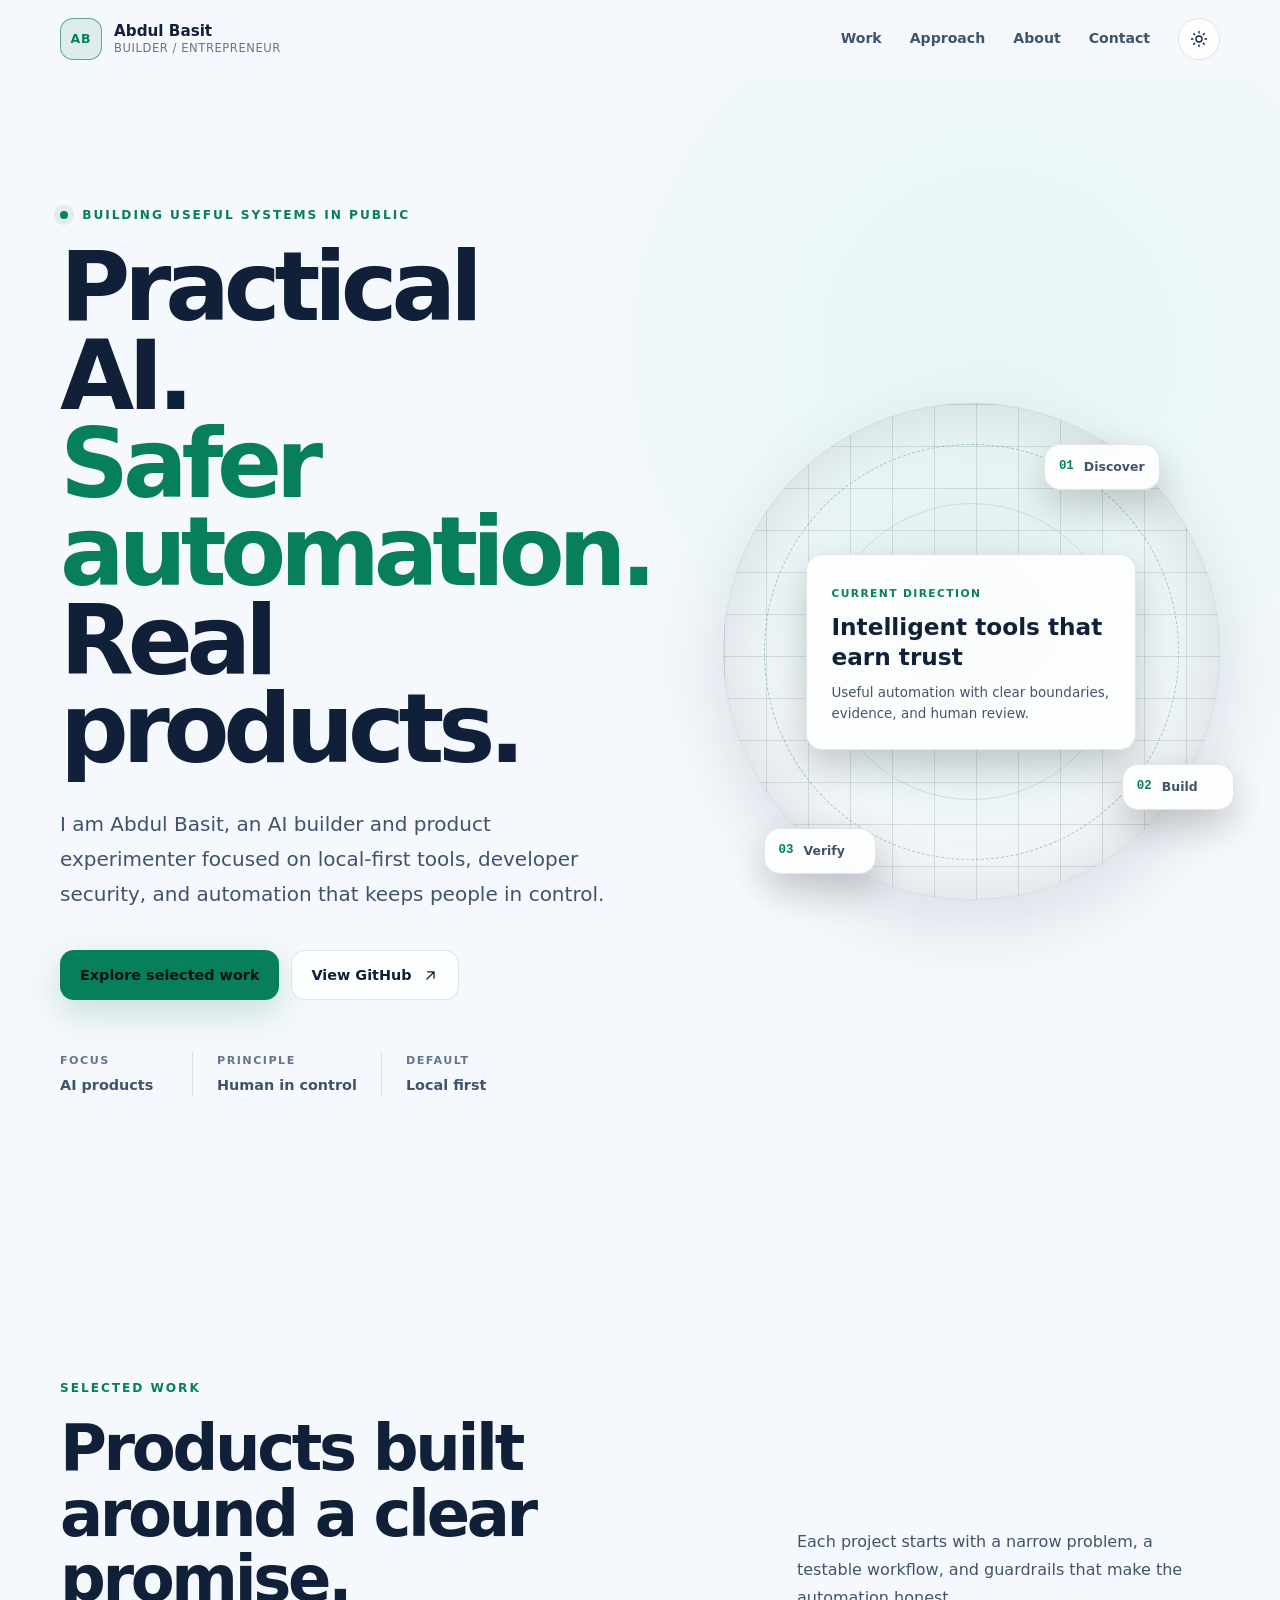
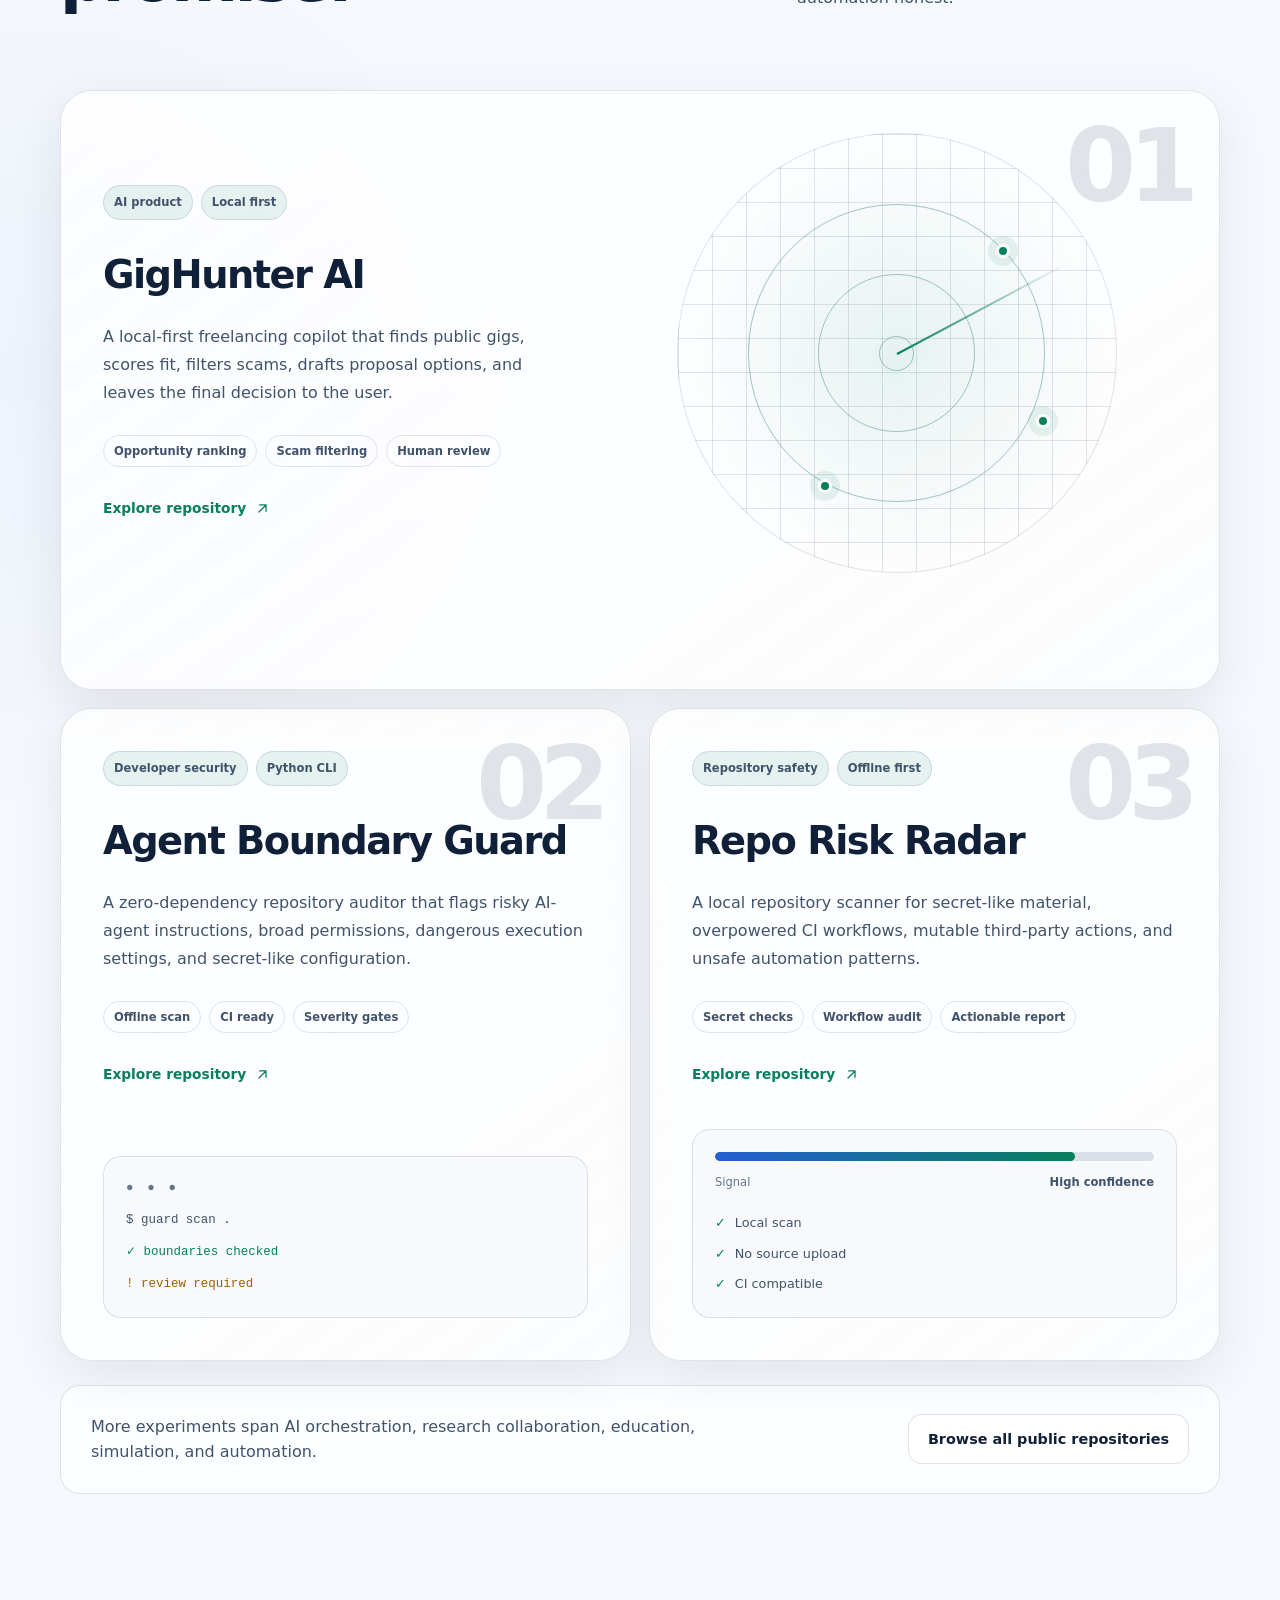
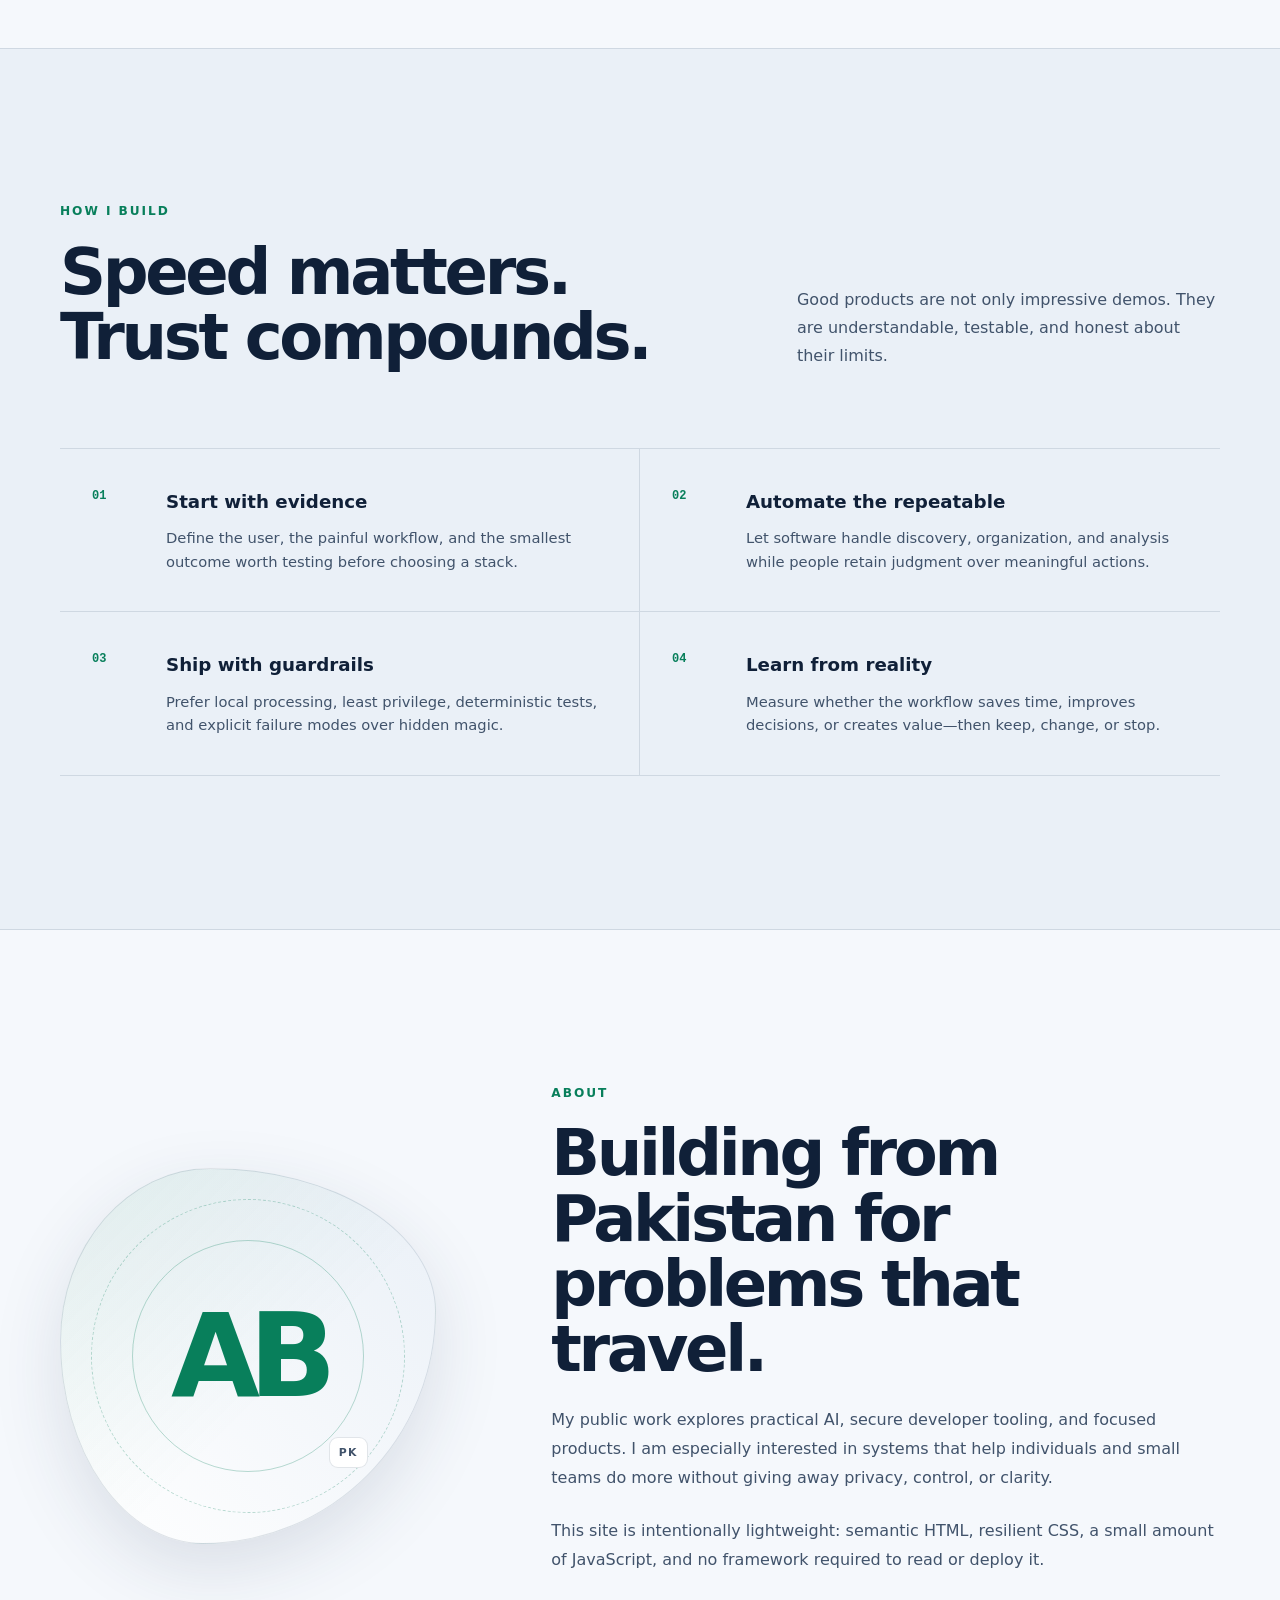
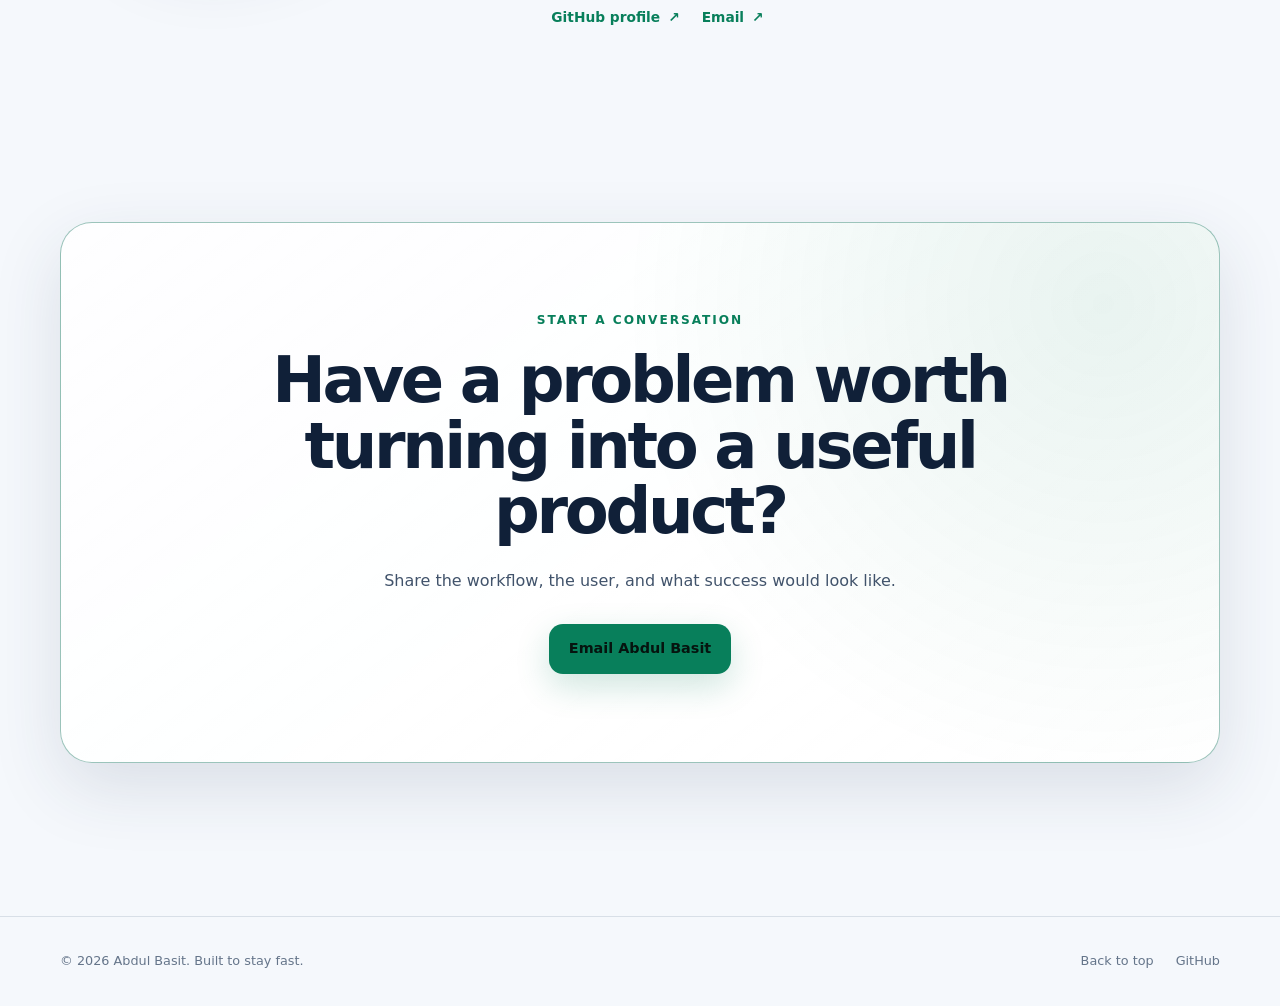
<file: index.html>
<!doctype html>
<html lang="en" data-theme="dark">
<head>
  <meta charset="utf-8">
  <meta name="viewport" content="width=device-width, initial-scale=1">
  <title>Abdul Basit — AI Builder & Product Experimenter</title>
  <meta name="description" content="Abdul Basit builds practical, local-first AI tools, developer security utilities, and product experiments.">
  <meta name="author" content="Abdul Basit">
  <meta name="theme-color" content="#08111f">
  <meta name="color-scheme" content="dark light">
  <link rel="canonical" href="https://pakentrepreneur.me/">
  <link rel="icon" href="/assets/favicon.svg" type="image/svg+xml">
  <link rel="stylesheet" href="/styles.css">
  <meta property="og:type" content="website">
  <meta property="og:title" content="Abdul Basit — AI Builder & Product Experimenter">
  <meta property="og:description" content="Practical AI systems, safer automation, and focused product experiments.">
  <meta property="og:url" content="https://pakentrepreneur.me/">
  <meta name="twitter:card" content="summary">
  <script>
    document.documentElement.classList.add('js');
    try {
      const savedTheme = localStorage.getItem('theme');
      if (savedTheme === 'light' || savedTheme === 'dark') {
        document.documentElement.dataset.theme = savedTheme;
      } else if (window.matchMedia('(prefers-color-scheme: light)').matches) {
        document.documentElement.dataset.theme = 'light';
      }
    } catch (_) {}
  </script>
  <script type="application/ld+json">
  {
    "@context": "https://schema.org",
    "@type": "Person",
    "name": "Abdul Basit",
    "url": "https://pakentrepreneur.me/",
    "sameAs": ["https://github.com/abdulbasit742"],
    "knowsAbout": ["Artificial intelligence", "Developer tooling", "Automation safety", "Product engineering"]
  }
  </script>
</head>
<body>
  <a class="skip-link" href="#main-content">Skip to content</a>

  <header class="site-header" data-header>
    <div class="shell header-inner">
      <a class="brand" href="#top" aria-label="Abdul Basit, home">
        <span class="brand-mark" aria-hidden="true">AB</span>
        <span class="brand-copy">
          <strong>Abdul Basit</strong>
          <span>Builder / Entrepreneur</span>
        </span>
      </a>

      <nav class="desktop-nav" aria-label="Primary navigation">
        <a href="#work">Work</a>
        <a href="#approach">Approach</a>
        <a href="#about">About</a>
        <a href="#contact">Contact</a>
      </nav>

      <button class="theme-toggle" type="button" data-theme-toggle aria-label="Switch color theme" aria-pressed="false">
        <svg class="theme-icon theme-icon-sun" viewBox="0 0 24 24" aria-hidden="true">
          <path d="M12 4V2m0 20v-2m8-8h2M2 12h2m13.66-5.66 1.42-1.42M4.92 19.08l1.42-1.42m11.32 0 1.42 1.42M4.92 4.92l1.42 1.42M16 12a4 4 0 1 1-8 0 4 4 0 0 1 8 0Z"/>
        </svg>
        <svg class="theme-icon theme-icon-moon" viewBox="0 0 24 24" aria-hidden="true">
          <path d="M21 15.2A9 9 0 1 1 8.8 3a7 7 0 0 0 12.2 12.2Z"/>
        </svg>
      </button>
    </div>
  </header>

  <main id="main-content">
    <section class="hero shell" id="top" aria-labelledby="hero-title">
      <div class="hero-copy">
        <p class="eyebrow"><span class="status-dot" aria-hidden="true"></span> Building useful systems in public</p>
        <h1 id="hero-title">Practical AI.<br><span>Safer automation.</span><br>Real products.</h1>
        <p class="hero-intro">
          I am Abdul Basit, an AI builder and product experimenter focused on local-first tools,
          developer security, and automation that keeps people in control.
        </p>
        <div class="hero-actions">
          <a class="button button-primary" href="#work">Explore selected work</a>
          <a class="button button-secondary" href="https://github.com/abdulbasit742" rel="me noopener noreferrer">
            View GitHub
            <svg viewBox="0 0 24 24" aria-hidden="true"><path d="M7 17 17 7M8 7h9v9"/></svg>
          </a>
        </div>
        <dl class="hero-facts" aria-label="Focus areas">
          <div>
            <dt>Focus</dt>
            <dd>AI products</dd>
          </div>
          <div>
            <dt>Principle</dt>
            <dd>Human in control</dd>
          </div>
          <div>
            <dt>Default</dt>
            <dd>Local first</dd>
          </div>
        </dl>
      </div>

      <div class="hero-visual" aria-label="A visual map of Abdul Basit's work">
        <div class="orbit orbit-one" aria-hidden="true"></div>
        <div class="orbit orbit-two" aria-hidden="true"></div>
        <div class="signal-card signal-card-main">
          <span class="signal-kicker">Current direction</span>
          <strong>Intelligent tools that earn trust</strong>
          <p>Useful automation with clear boundaries, evidence, and human review.</p>
        </div>
        <div class="signal-card signal-card-a">
          <span class="signal-number">01</span>
          <span>Discover</span>
        </div>
        <div class="signal-card signal-card-b">
          <span class="signal-number">02</span>
          <span>Build</span>
        </div>
        <div class="signal-card signal-card-c">
          <span class="signal-number">03</span>
          <span>Verify</span>
        </div>
      </div>
    </section>

    <section class="section shell" id="work" aria-labelledby="work-title">
      <div class="section-heading">
        <div>
          <p class="eyebrow">Selected work</p>
          <h2 id="work-title">Products built around a clear promise.</h2>
        </div>
        <p>Each project starts with a narrow problem, a testable workflow, and guardrails that make the automation honest.</p>
      </div>

      <div class="project-grid">
        <article class="project-card project-card-featured">
          <div class="project-index" aria-hidden="true">01</div>
          <div class="project-content">
            <div class="project-meta">
              <span>AI product</span>
              <span>Local first</span>
            </div>
            <h3>GigHunter AI</h3>
            <p>
              A local-first freelancing copilot that finds public gigs, scores fit, filters scams,
              drafts proposal options, and leaves the final decision to the user.
            </p>
            <ul class="tag-list" aria-label="GigHunter AI capabilities">
              <li>Opportunity ranking</li>
              <li>Scam filtering</li>
              <li>Human review</li>
            </ul>
            <a class="text-link" href="https://github.com/abdulbasit742/gighunter-ai" rel="noopener noreferrer">
              Explore repository
              <svg viewBox="0 0 24 24" aria-hidden="true"><path d="M7 17 17 7M8 7h9v9"/></svg>
            </a>
          </div>
          <div class="project-graphic project-graphic-gig" aria-hidden="true">
            <div class="radar-ring ring-one"></div>
            <div class="radar-ring ring-two"></div>
            <div class="radar-ring ring-three"></div>
            <div class="radar-line"></div>
            <div class="radar-point point-one"></div>
            <div class="radar-point point-two"></div>
            <div class="radar-point point-three"></div>
          </div>
        </article>

        <article class="project-card">
          <div class="project-index" aria-hidden="true">02</div>
          <div class="project-content">
            <div class="project-meta">
              <span>Developer security</span>
              <span>Python CLI</span>
            </div>
            <h3>Agent Boundary Guard</h3>
            <p>
              A zero-dependency repository auditor that flags risky AI-agent instructions,
              broad permissions, dangerous execution settings, and secret-like configuration.
            </p>
            <ul class="tag-list" aria-label="Agent Boundary Guard capabilities">
              <li>Offline scan</li>
              <li>CI ready</li>
              <li>Severity gates</li>
            </ul>
            <a class="text-link" href="https://github.com/abdulbasit742/agent-boundary-guard" rel="noopener noreferrer">
              Explore repository
              <svg viewBox="0 0 24 24" aria-hidden="true"><path d="M7 17 17 7M8 7h9v9"/></svg>
            </a>
          </div>
          <div class="mini-terminal" aria-hidden="true">
            <span class="terminal-dots">● ● ●</span>
            <code>$ guard scan .</code>
            <code class="terminal-ok">✓ boundaries checked</code>
            <code class="terminal-warn">! review required</code>
          </div>
        </article>

        <article class="project-card">
          <div class="project-index" aria-hidden="true">03</div>
          <div class="project-content">
            <div class="project-meta">
              <span>Repository safety</span>
              <span>Offline first</span>
            </div>
            <h3>Repo Risk Radar</h3>
            <p>
              A local repository scanner for secret-like material, overpowered CI workflows,
              mutable third-party actions, and unsafe automation patterns.
            </p>
            <ul class="tag-list" aria-label="Repo Risk Radar capabilities">
              <li>Secret checks</li>
              <li>Workflow audit</li>
              <li>Actionable report</li>
            </ul>
            <a class="text-link" href="https://github.com/abdulbasit742/repo-risk-radar" rel="noopener noreferrer">
              Explore repository
              <svg viewBox="0 0 24 24" aria-hidden="true"><path d="M7 17 17 7M8 7h9v9"/></svg>
            </a>
          </div>
          <div class="risk-meter" aria-hidden="true">
            <div class="meter-track"><span></span></div>
            <div class="meter-labels">
              <span>Signal</span>
              <strong>High confidence</strong>
            </div>
            <div class="check-row"><span>✓</span> Local scan</div>
            <div class="check-row"><span>✓</span> No source upload</div>
            <div class="check-row"><span>✓</span> CI compatible</div>
          </div>
        </article>
      </div>

      <div class="all-work">
        <p>More experiments span AI orchestration, research collaboration, education, simulation, and automation.</p>
        <a class="button button-secondary" href="https://github.com/abdulbasit742?tab=repositories" rel="noopener noreferrer">Browse all public repositories</a>
      </div>
    </section>

    <section class="section approach-section" id="approach" aria-labelledby="approach-title">
      <div class="shell">
        <div class="section-heading">
          <div>
            <p class="eyebrow">How I build</p>
            <h2 id="approach-title">Speed matters. Trust compounds.</h2>
          </div>
          <p>Good products are not only impressive demos. They are understandable, testable, and honest about their limits.</p>
        </div>

        <ol class="principles">
          <li>
            <span class="principle-number">01</span>
            <div>
              <h3>Start with evidence</h3>
              <p>Define the user, the painful workflow, and the smallest outcome worth testing before choosing a stack.</p>
            </div>
          </li>
          <li>
            <span class="principle-number">02</span>
            <div>
              <h3>Automate the repeatable</h3>
              <p>Let software handle discovery, organization, and analysis while people retain judgment over meaningful actions.</p>
            </div>
          </li>
          <li>
            <span class="principle-number">03</span>
            <div>
              <h3>Ship with guardrails</h3>
              <p>Prefer local processing, least privilege, deterministic tests, and explicit failure modes over hidden magic.</p>
            </div>
          </li>
          <li>
            <span class="principle-number">04</span>
            <div>
              <h3>Learn from reality</h3>
              <p>Measure whether the workflow saves time, improves decisions, or creates value—then keep, change, or stop.</p>
            </div>
          </li>
        </ol>
      </div>
    </section>

    <section class="section shell about-section" id="about" aria-labelledby="about-title">
      <div class="about-panel">
        <div class="about-monogram" aria-hidden="true">
          <span>AB</span>
          <small>PK</small>
        </div>
        <div class="about-copy">
          <p class="eyebrow">About</p>
          <h2 id="about-title">Building from Pakistan for problems that travel.</h2>
          <p>
            My public work explores practical AI, secure developer tooling, and focused products.
            I am especially interested in systems that help individuals and small teams do more
            without giving away privacy, control, or clarity.
          </p>
          <p>
            This site is intentionally lightweight: semantic HTML, resilient CSS, a small amount
            of JavaScript, and no framework required to read or deploy it.
          </p>
          <div class="about-links">
            <a class="text-link" href="https://github.com/abdulbasit742" rel="me noopener noreferrer">GitHub profile <span aria-hidden="true">↗</span></a>
            <a class="text-link" href="mailto:absh5506@gmail.com">Email <span aria-hidden="true">↗</span></a>
          </div>
        </div>
      </div>
    </section>

    <section class="section shell contact-section" id="contact" aria-labelledby="contact-title">
      <div class="contact-card">
        <p class="eyebrow">Start a conversation</p>
        <h2 id="contact-title">Have a problem worth turning into a useful product?</h2>
        <p>Share the workflow, the user, and what success would look like.</p>
        <a class="button button-primary" href="mailto:absh5506@gmail.com">Email Abdul Basit</a>
      </div>
    </section>
  </main>

  <footer class="site-footer">
    <div class="shell footer-inner">
      <p>© <span data-year>2026</span> Abdul Basit. Built to stay fast.</p>
      <div>
        <a href="#top">Back to top</a>
        <a href="https://github.com/abdulbasit742" rel="me noopener noreferrer">GitHub</a>
      </div>
    </div>
  </footer>

  <script src="/script.js" defer></script>
</body>
</html>
</file>
<file: styles.css>
:root {
  --bg: #08111f;
  --bg-soft: #0d192b;
  --surface: rgba(16, 30, 50, 0.78);
  --surface-strong: #12223a;
  --text: #eef6ff;
  --text-soft: #a9bad0;
  --muted: #72849c;
  --line: rgba(175, 199, 226, 0.16);
  --accent: #54e7b2;
  --accent-strong: #22c991;
  --accent-soft: rgba(84, 231, 178, 0.12);
  --secondary: #78a8ff;
  --warning: #ffca72;
  --shadow: 0 24px 80px rgba(0, 0, 0, 0.28);
  --radius-sm: 12px;
  --radius-md: 20px;
  --radius-lg: 32px;
  --shell: min(1160px, calc(100% - 40px));
  --header-height: 78px;
}

html[data-theme="light"] {
  --bg: #f5f8fc;
  --bg-soft: #eaf0f7;
  --surface: rgba(255, 255, 255, 0.82);
  --surface-strong: #ffffff;
  --text: #102038;
  --text-soft: #41536b;
  --muted: #65758a;
  --line: rgba(29, 55, 87, 0.13);
  --accent: #087f5b;
  --accent-strong: #06684b;
  --accent-soft: rgba(8, 127, 91, 0.09);
  --secondary: #245fd3;
  --warning: #9b6100;
  --shadow: 0 24px 70px rgba(35, 57, 83, 0.13);
}

*,
*::before,
*::after {
  box-sizing: border-box;
}

html {
  scroll-behavior: smooth;
  scroll-padding-top: calc(var(--header-height) + 28px);
}

body {
  margin: 0;
  min-width: 320px;
  background:
    radial-gradient(circle at 78% 6%, rgba(84, 231, 178, 0.09), transparent 32rem),
    radial-gradient(circle at 5% 34%, rgba(120, 168, 255, 0.07), transparent 28rem),
    var(--bg);
  color: var(--text);
  font-family: Inter, ui-sans-serif, system-ui, -apple-system, BlinkMacSystemFont, "Segoe UI", sans-serif;
  line-height: 1.6;
  text-rendering: optimizeLegibility;
  -webkit-font-smoothing: antialiased;
}

button,
a {
  -webkit-tap-highlight-color: transparent;
}

a {
  color: inherit;
  text-decoration: none;
}

button {
  color: inherit;
  font: inherit;
}

img,
svg {
  display: block;
  max-width: 100%;
}

::selection {
  background: var(--accent);
  color: #06120e;
}

.shell {
  width: var(--shell);
  margin-inline: auto;
}

.skip-link {
  position: fixed;
  z-index: 1000;
  top: 12px;
  left: 12px;
  padding: 10px 16px;
  border-radius: 10px;
  background: var(--text);
  color: var(--bg);
  transform: translateY(-160%);
  transition: transform 180ms ease;
}

.skip-link:focus {
  transform: translateY(0);
}

.site-header {
  position: sticky;
  z-index: 100;
  top: 0;
  height: var(--header-height);
  border-bottom: 1px solid transparent;
  background: color-mix(in srgb, var(--bg) 78%, transparent);
  backdrop-filter: blur(18px);
  transition: border-color 180ms ease, box-shadow 180ms ease;
}

.site-header.is-scrolled {
  border-color: var(--line);
  box-shadow: 0 12px 34px rgba(0, 0, 0, 0.08);
}

.header-inner {
  height: 100%;
  display: flex;
  align-items: center;
  gap: 28px;
}

.brand {
  display: inline-flex;
  align-items: center;
  gap: 12px;
  margin-right: auto;
}

.brand-mark {
  display: grid;
  width: 42px;
  height: 42px;
  place-items: center;
  border: 1px solid color-mix(in srgb, var(--accent) 55%, var(--line));
  border-radius: 13px;
  background: var(--accent-soft);
  color: var(--accent);
  font-size: 0.78rem;
  font-weight: 800;
  letter-spacing: 0.08em;
}

.brand-copy {
  display: flex;
  flex-direction: column;
  line-height: 1.25;
}

.brand-copy strong {
  font-size: 0.95rem;
}

.brand-copy span {
  color: var(--muted);
  font-size: 0.72rem;
  letter-spacing: 0.05em;
  text-transform: uppercase;
}

.desktop-nav {
  display: flex;
  align-items: center;
  gap: 28px;
}

.desktop-nav a {
  position: relative;
  color: var(--text-soft);
  font-size: 0.88rem;
  font-weight: 650;
}

.desktop-nav a::after {
  position: absolute;
  right: 0;
  bottom: -8px;
  left: 0;
  height: 2px;
  border-radius: 999px;
  background: var(--accent);
  content: "";
  transform: scaleX(0);
  transform-origin: right;
  transition: transform 180ms ease;
}

.desktop-nav a:hover,
.desktop-nav a:focus-visible {
  color: var(--text);
}

.desktop-nav a:hover::after,
.desktop-nav a:focus-visible::after {
  transform: scaleX(1);
  transform-origin: left;
}

.theme-toggle {
  display: grid;
  width: 42px;
  height: 42px;
  padding: 0;
  place-items: center;
  border: 1px solid var(--line);
  border-radius: 50%;
  background: var(--surface);
  cursor: pointer;
  transition: border-color 180ms ease, transform 180ms ease, background 180ms ease;
}

.theme-toggle:hover {
  border-color: color-mix(in srgb, var(--accent) 58%, var(--line));
  background: var(--accent-soft);
  transform: translateY(-2px);
}

.theme-icon {
  position: absolute;
  width: 18px;
  fill: none;
  stroke: currentColor;
  stroke-linecap: round;
  stroke-linejoin: round;
  stroke-width: 1.8;
  transition: opacity 180ms ease, transform 180ms ease;
}

.theme-icon-sun {
  opacity: 0;
  transform: rotate(-30deg) scale(0.65);
}

.theme-icon-moon {
  opacity: 1;
  transform: rotate(0) scale(1);
}

html[data-theme="light"] .theme-icon-sun {
  opacity: 1;
  transform: rotate(0) scale(1);
}

html[data-theme="light"] .theme-icon-moon {
  opacity: 0;
  transform: rotate(30deg) scale(0.65);
}

.hero {
  min-height: calc(100svh - var(--header-height));
  display: grid;
  grid-template-columns: minmax(0, 1.06fr) minmax(380px, 0.94fr);
  align-items: center;
  gap: clamp(48px, 8vw, 104px);
  padding-block: clamp(70px, 10vw, 130px);
}

.eyebrow {
  margin: 0 0 18px;
  color: var(--accent);
  font-size: 0.76rem;
  font-weight: 800;
  letter-spacing: 0.16em;
  text-transform: uppercase;
}

.status-dot {
  display: inline-block;
  width: 8px;
  height: 8px;
  margin-right: 8px;
  border-radius: 50%;
  background: var(--accent);
  box-shadow: 0 0 0 6px var(--accent-soft);
}

.hero h1 {
  max-width: 760px;
  margin: 0;
  font-size: clamp(3.35rem, 7.5vw, 6.65rem);
  font-weight: 780;
  letter-spacing: -0.065em;
  line-height: 0.92;
}

.hero h1 span {
  color: var(--accent);
}

.hero-intro {
  max-width: 690px;
  margin: 34px 0 0;
  color: var(--text-soft);
  font-size: clamp(1.05rem, 1.8vw, 1.25rem);
  line-height: 1.75;
}

.hero-actions {
  display: flex;
  flex-wrap: wrap;
  gap: 12px;
  margin-top: 38px;
}

.button {
  display: inline-flex;
  min-height: 50px;
  align-items: center;
  justify-content: center;
  gap: 10px;
  padding: 12px 19px;
  border: 1px solid transparent;
  border-radius: 14px;
  font-size: 0.9rem;
  font-weight: 750;
  transition: transform 180ms ease, border-color 180ms ease, background 180ms ease, color 180ms ease;
}

.button:hover {
  transform: translateY(-2px);
}

.button:focus-visible,
.text-link:focus-visible,
.desktop-nav a:focus-visible,
.brand:focus-visible,
.footer-inner a:focus-visible {
  outline: 3px solid color-mix(in srgb, var(--accent) 70%, transparent);
  outline-offset: 4px;
  border-radius: 6px;
}

.button svg,
.text-link svg {
  width: 17px;
  fill: none;
  stroke: currentColor;
  stroke-linecap: round;
  stroke-linejoin: round;
  stroke-width: 1.8;
}

.button-primary {
  background: var(--accent);
  color: #06140f;
  box-shadow: 0 12px 34px color-mix(in srgb, var(--accent) 20%, transparent);
}

.button-primary:hover {
  background: color-mix(in srgb, var(--accent) 86%, white);
}

.button-secondary {
  border-color: var(--line);
  background: var(--surface);
  color: var(--text);
}

.button-secondary:hover {
  border-color: color-mix(in srgb, var(--accent) 48%, var(--line));
  background: var(--accent-soft);
}

.hero-facts {
  display: flex;
  flex-wrap: wrap;
  gap: 0;
  margin: 52px 0 0;
}

.hero-facts div {
  min-width: 132px;
  padding: 0 24px;
  border-left: 1px solid var(--line);
}

.hero-facts div:first-child {
  padding-left: 0;
  border-left: 0;
}

.hero-facts dt {
  margin-bottom: 4px;
  color: var(--muted);
  font-size: 0.7rem;
  font-weight: 750;
  letter-spacing: 0.13em;
  text-transform: uppercase;
}

.hero-facts dd {
  margin: 0;
  color: var(--text-soft);
  font-size: 0.9rem;
  font-weight: 650;
}

.hero-visual {
  position: relative;
  width: min(100%, 520px);
  aspect-ratio: 1;
  justify-self: end;
  border: 1px solid var(--line);
  border-radius: 50%;
  background:
    linear-gradient(var(--line) 1px, transparent 1px),
    linear-gradient(90deg, var(--line) 1px, transparent 1px),
    radial-gradient(circle, var(--accent-soft), transparent 62%);
  background-size: 42px 42px, 42px 42px, auto;
  box-shadow: inset 0 0 80px rgba(0, 0, 0, 0.12), var(--shadow);
  isolation: isolate;
}

.hero-visual::before {
  position: absolute;
  z-index: -1;
  inset: 8%;
  border: 1px dashed color-mix(in srgb, var(--accent) 35%, transparent);
  border-radius: 50%;
  content: "";
}

.orbit {
  position: absolute;
  border: 1px solid var(--line);
  border-radius: 50%;
}

.orbit-one {
  inset: 20%;
}

.orbit-two {
  inset: 34%;
}

.signal-card {
  position: absolute;
  border: 1px solid var(--line);
  border-radius: 16px;
  background: color-mix(in srgb, var(--surface-strong) 88%, transparent);
  box-shadow: 0 16px 36px rgba(0, 0, 0, 0.18);
  backdrop-filter: blur(14px);
}

.signal-card-main {
  top: 50%;
  left: 50%;
  width: min(72%, 330px);
  padding: 24px;
  transform: translate(-50%, -50%);
}

.signal-card-main strong {
  display: block;
  margin: 8px 0 10px;
  font-size: clamp(1.1rem, 2.4vw, 1.45rem);
  line-height: 1.28;
}

.signal-card-main p {
  margin: 0;
  color: var(--text-soft);
  font-size: 0.84rem;
}

.signal-kicker {
  color: var(--accent);
  font-size: 0.67rem;
  font-weight: 800;
  letter-spacing: 0.13em;
  text-transform: uppercase;
}

.signal-card-a,
.signal-card-b,
.signal-card-c {
  display: flex;
  min-width: 112px;
  align-items: center;
  gap: 10px;
  padding: 12px 14px;
  color: var(--text-soft);
  font-size: 0.78rem;
  font-weight: 700;
}

.signal-card-a {
  top: 8%;
  right: 12%;
}

.signal-card-b {
  right: -3%;
  bottom: 18%;
}

.signal-card-c {
  bottom: 5%;
  left: 8%;
}

.signal-number {
  color: var(--accent);
  font-family: ui-monospace, SFMono-Regular, Menlo, monospace;
}

.section {
  padding-block: clamp(88px, 12vw, 154px);
}

.section-heading {
  display: grid;
  grid-template-columns: minmax(0, 1.2fr) minmax(280px, 0.8fr);
  gap: clamp(34px, 8vw, 110px);
  align-items: end;
  margin-bottom: clamp(44px, 7vw, 78px);
}

.section-heading h2,
.about-copy h2,
.contact-card h2 {
  margin: 0;
  max-width: 760px;
  font-size: clamp(2.2rem, 5vw, 4.3rem);
  letter-spacing: -0.052em;
  line-height: 1.02;
}

.section-heading > p {
  margin: 0;
  color: var(--text-soft);
  font-size: 1rem;
  line-height: 1.75;
}

.project-grid {
  display: grid;
  grid-template-columns: repeat(2, minmax(0, 1fr));
  gap: 18px;
}

.project-card {
  position: relative;
  min-height: 540px;
  display: grid;
  align-content: space-between;
  overflow: hidden;
  padding: clamp(26px, 4vw, 42px);
  border: 1px solid var(--line);
  border-radius: var(--radius-lg);
  background: linear-gradient(145deg, var(--surface), color-mix(in srgb, var(--surface-strong) 72%, transparent));
  box-shadow: 0 16px 50px rgba(0, 0, 0, 0.08);
  transition: transform 220ms ease, border-color 220ms ease, box-shadow 220ms ease;
}

.project-card:hover {
  border-color: color-mix(in srgb, var(--accent) 42%, var(--line));
  box-shadow: var(--shadow);
  transform: translateY(-5px);
}

.project-card-featured {
  min-height: 600px;
  grid-column: 1 / -1;
  grid-template-columns: minmax(0, 0.9fr) minmax(320px, 1.1fr);
  align-items: center;
  gap: 54px;
}

.project-index {
  position: absolute;
  top: 24px;
  right: 28px;
  color: var(--line);
  font-size: clamp(4rem, 8vw, 7rem);
  font-weight: 900;
  letter-spacing: -0.08em;
  line-height: 1;
  user-select: none;
}

.project-content {
  position: relative;
  z-index: 2;
}

.project-meta {
  display: flex;
  flex-wrap: wrap;
  gap: 8px;
  margin-bottom: 24px;
}

.project-meta span,
.tag-list li {
  border: 1px solid var(--line);
  border-radius: 999px;
  background: var(--accent-soft);
  color: var(--text-soft);
  font-size: 0.72rem;
  font-weight: 700;
}

.project-meta span {
  padding: 7px 10px;
}

.project-card h3 {
  margin: 0;
  font-size: clamp(1.7rem, 3vw, 2.6rem);
  letter-spacing: -0.04em;
}

.project-card p {
  max-width: 640px;
  margin: 18px 0 0;
  color: var(--text-soft);
  line-height: 1.75;
}

.tag-list {
  display: flex;
  flex-wrap: wrap;
  gap: 8px;
  margin: 28px 0;
  padding: 0;
  list-style: none;
}

.tag-list li {
  padding: 6px 10px;
  background: transparent;
}

.text-link {
  display: inline-flex;
  align-items: center;
  gap: 8px;
  color: var(--accent);
  font-size: 0.86rem;
  font-weight: 780;
}

.text-link svg {
  transition: transform 180ms ease;
}

.text-link:hover svg {
  transform: translate(3px, -3px);
}

.project-graphic {
  position: relative;
  width: min(100%, 440px);
  aspect-ratio: 1;
  justify-self: center;
}

.project-graphic-gig {
  overflow: hidden;
  border: 1px solid var(--line);
  border-radius: 50%;
  background:
    linear-gradient(var(--line) 1px, transparent 1px),
    linear-gradient(90deg, var(--line) 1px, transparent 1px),
    radial-gradient(circle at center, var(--accent-soft), transparent 68%);
  background-size: 34px 34px, 34px 34px, auto;
}

.radar-ring {
  position: absolute;
  border: 1px solid color-mix(in srgb, var(--accent) 28%, var(--line));
  border-radius: 50%;
}

.ring-one { inset: 16%; }
.ring-two { inset: 32%; }
.ring-three { inset: 46%; }

.radar-line {
  position: absolute;
  top: 50%;
  left: 50%;
  width: 44%;
  height: 2px;
  background: linear-gradient(90deg, var(--accent), transparent);
  transform: rotate(-28deg);
  transform-origin: left center;
}

.radar-point {
  position: absolute;
  width: 14px;
  height: 14px;
  border: 3px solid var(--surface-strong);
  border-radius: 50%;
  background: var(--accent);
  box-shadow: 0 0 0 8px var(--accent-soft);
}

.point-one { top: 25%; right: 24%; }
.point-two { right: 15%; bottom: 33%; }
.point-three { bottom: 18%; left: 32%; }

.mini-terminal,
.risk-meter {
  position: relative;
  z-index: 2;
  align-self: end;
  margin-top: 42px;
  padding: 22px;
  border: 1px solid var(--line);
  border-radius: 18px;
  background: color-mix(in srgb, var(--bg) 76%, transparent);
  box-shadow: inset 0 1px rgba(255, 255, 255, 0.04);
}

.mini-terminal {
  display: grid;
  gap: 12px;
  color: var(--text-soft);
  font-family: ui-monospace, SFMono-Regular, Menlo, monospace;
  font-size: 0.78rem;
}

.terminal-dots {
  color: var(--muted);
  letter-spacing: 0.25em;
}

.terminal-ok { color: var(--accent); }
.terminal-warn { color: var(--warning); }

.meter-track {
  height: 9px;
  overflow: hidden;
  border-radius: 999px;
  background: var(--line);
}

.meter-track span {
  display: block;
  width: 82%;
  height: 100%;
  border-radius: inherit;
  background: linear-gradient(90deg, var(--secondary), var(--accent));
}

.meter-labels {
  display: flex;
  justify-content: space-between;
  gap: 12px;
  margin: 12px 0 22px;
  color: var(--muted);
  font-size: 0.72rem;
}

.meter-labels strong {
  color: var(--text-soft);
}

.check-row {
  display: flex;
  align-items: center;
  gap: 9px;
  margin-top: 10px;
  color: var(--text-soft);
  font-size: 0.8rem;
}

.check-row span {
  color: var(--accent);
}

.all-work {
  display: flex;
  align-items: center;
  justify-content: space-between;
  gap: 28px;
  margin-top: 24px;
  padding: 28px 30px;
  border: 1px solid var(--line);
  border-radius: var(--radius-md);
  background: var(--surface);
}

.all-work p {
  max-width: 690px;
  margin: 0;
  color: var(--text-soft);
}

.approach-section {
  border-block: 1px solid var(--line);
  background: var(--bg-soft);
}

.principles {
  display: grid;
  grid-template-columns: repeat(2, minmax(0, 1fr));
  margin: 0;
  padding: 0;
  border-top: 1px solid var(--line);
  list-style: none;
}

.principles li {
  display: grid;
  grid-template-columns: 52px minmax(0, 1fr);
  gap: 22px;
  padding: 38px 32px;
  border-right: 1px solid var(--line);
  border-bottom: 1px solid var(--line);
}

.principles li:nth-child(2n) {
  border-right: 0;
}

.principle-number {
  color: var(--accent);
  font-family: ui-monospace, SFMono-Regular, Menlo, monospace;
  font-size: 0.75rem;
  font-weight: 800;
}

.principles h3 {
  margin: 0 0 10px;
  font-size: 1.14rem;
}

.principles p {
  margin: 0;
  color: var(--text-soft);
  font-size: 0.92rem;
}

.about-panel {
  display: grid;
  grid-template-columns: minmax(260px, 0.72fr) minmax(0, 1.28fr);
  gap: clamp(42px, 9vw, 120px);
  align-items: center;
}

.about-monogram {
  position: relative;
  display: grid;
  aspect-ratio: 1;
  place-items: center;
  overflow: hidden;
  border: 1px solid var(--line);
  border-radius: 40% 60% 62% 38% / 46% 38% 62% 54%;
  background:
    linear-gradient(135deg, var(--accent-soft), transparent 58%),
    linear-gradient(45deg, var(--surface-strong), var(--bg-soft));
  box-shadow: var(--shadow);
}

.about-monogram::before,
.about-monogram::after {
  position: absolute;
  border: 1px solid color-mix(in srgb, var(--accent) 28%, transparent);
  border-radius: 50%;
  content: "";
}

.about-monogram::before {
  width: 62%;
  height: 62%;
}

.about-monogram::after {
  width: 84%;
  height: 84%;
  border-style: dashed;
}

.about-monogram span {
  z-index: 1;
  color: var(--accent);
  font-size: clamp(4rem, 9vw, 7.2rem);
  font-weight: 900;
  letter-spacing: -0.1em;
}

.about-monogram small {
  position: absolute;
  z-index: 1;
  right: 18%;
  bottom: 20%;
  padding: 6px 9px;
  border: 1px solid var(--line);
  border-radius: 9px;
  background: var(--surface-strong);
  color: var(--text-soft);
  font-size: 0.68rem;
  font-weight: 800;
  letter-spacing: 0.12em;
}

.about-copy > p:not(.eyebrow) {
  max-width: 720px;
  margin: 24px 0 0;
  color: var(--text-soft);
  font-size: 1rem;
  line-height: 1.8;
}

.about-links {
  display: flex;
  flex-wrap: wrap;
  gap: 22px;
  margin-top: 32px;
}

.contact-section {
  padding-top: 40px;
}

.contact-card {
  padding: clamp(38px, 8vw, 88px);
  border: 1px solid color-mix(in srgb, var(--accent) 32%, var(--line));
  border-radius: var(--radius-lg);
  background:
    radial-gradient(circle at 90% 15%, var(--accent-soft), transparent 30rem),
    linear-gradient(145deg, var(--surface), var(--surface-strong));
  text-align: center;
  box-shadow: var(--shadow);
}

.contact-card h2 {
  max-width: 850px;
  margin-inline: auto;
}

.contact-card > p:not(.eyebrow) {
  max-width: 580px;
  margin: 24px auto 30px;
  color: var(--text-soft);
}

.site-footer {
  padding-block: 34px;
  border-top: 1px solid var(--line);
}

.footer-inner {
  display: flex;
  align-items: center;
  justify-content: space-between;
  gap: 24px;
  color: var(--muted);
  font-size: 0.8rem;
}

.footer-inner p {
  margin: 0;
}

.footer-inner div {
  display: flex;
  gap: 22px;
}

.footer-inner a:hover {
  color: var(--accent);
}

@media (max-width: 900px) {
  :root {
    --shell: min(100% - 32px, 720px);
  }

  .desktop-nav {
    display: none;
  }

  .hero {
    min-height: auto;
    grid-template-columns: 1fr;
    gap: 70px;
  }

  .hero-visual {
    justify-self: center;
  }

  .section-heading {
    grid-template-columns: 1fr;
    gap: 24px;
  }

  .project-card-featured {
    grid-template-columns: 1fr;
  }

  .project-graphic {
    width: min(100%, 400px);
  }

  .about-panel {
    grid-template-columns: 1fr;
  }

  .about-monogram {
    width: min(100%, 430px);
    justify-self: center;
  }
}

@media (max-width: 680px) {
  :root {
    --header-height: 68px;
    --shell: min(100% - 24px, 600px);
  }

  .brand-copy span {
    display: none;
  }

  .hero {
    padding-top: 58px;
  }

  .hero h1 {
    font-size: clamp(3rem, 16vw, 4.7rem);
  }

  .hero-intro {
    font-size: 1rem;
  }

  .hero-actions,
  .hero-actions .button {
    width: 100%;
  }

  .hero-facts {
    display: grid;
    grid-template-columns: 1fr 1fr;
    gap: 24px 0;
  }

  .hero-facts div {
    padding-inline: 16px;
  }

  .hero-facts div:nth-child(odd) {
    padding-left: 0;
    border-left: 0;
  }

  .hero-visual {
    width: 100%;
  }

  .signal-card-a,
  .signal-card-b,
  .signal-card-c {
    min-width: auto;
    padding: 10px;
  }

  .signal-card-a { right: 5%; }
  .signal-card-b { right: -2%; }
  .signal-card-c { left: 3%; }

  .project-grid {
    grid-template-columns: 1fr;
  }

  .project-card,
  .project-card-featured {
    min-height: auto;
    grid-column: auto;
    padding: 26px;
    border-radius: 24px;
  }

  .project-card-featured {
    gap: 34px;
  }

  .project-index {
    top: 20px;
    right: 22px;
    font-size: 4.4rem;
  }

  .all-work {
    align-items: stretch;
    flex-direction: column;
    padding: 24px;
  }

  .principles {
    grid-template-columns: 1fr;
  }

  .principles li,
  .principles li:nth-child(2n) {
    padding: 30px 4px;
    border-right: 0;
  }

  .about-monogram {
    border-radius: 30px;
  }

  .contact-card {
    border-radius: 24px;
  }

  .footer-inner {
    align-items: flex-start;
    flex-direction: column;
  }
}

@media (prefers-reduced-motion: reduce) {
  html {
    scroll-behavior: auto;
  }

  *,
  *::before,
  *::after {
    scroll-behavior: auto !important;
    transition-duration: 0.01ms !important;
    animation-duration: 0.01ms !important;
    animation-iteration-count: 1 !important;
  }
}

@supports not (color: color-mix(in srgb, white, black)) {
  .site-header {
    background: var(--bg);
  }

  .button-primary {
    background: var(--accent);
  }

  .button-secondary,
  .project-card,
  .signal-card,
  .mini-terminal,
  .risk-meter {
    background: var(--surface-strong);
  }
}
</file>
